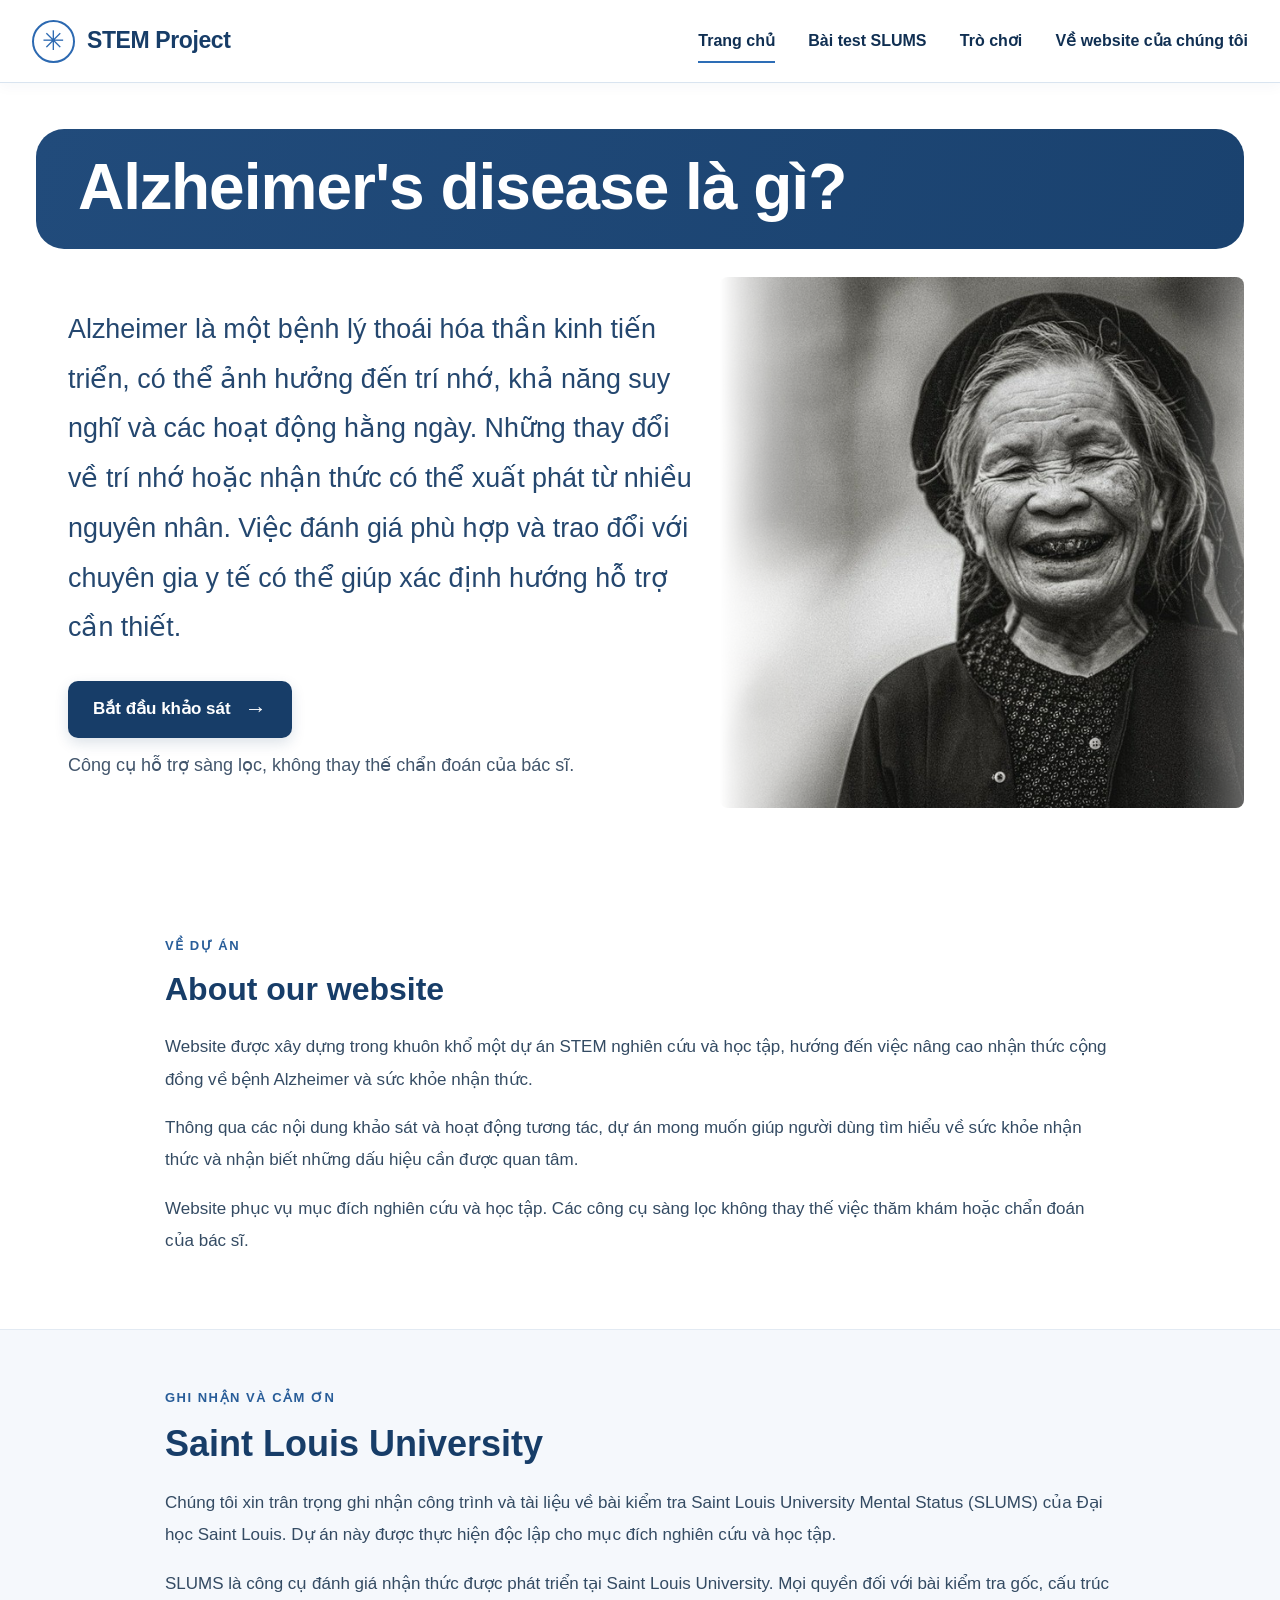
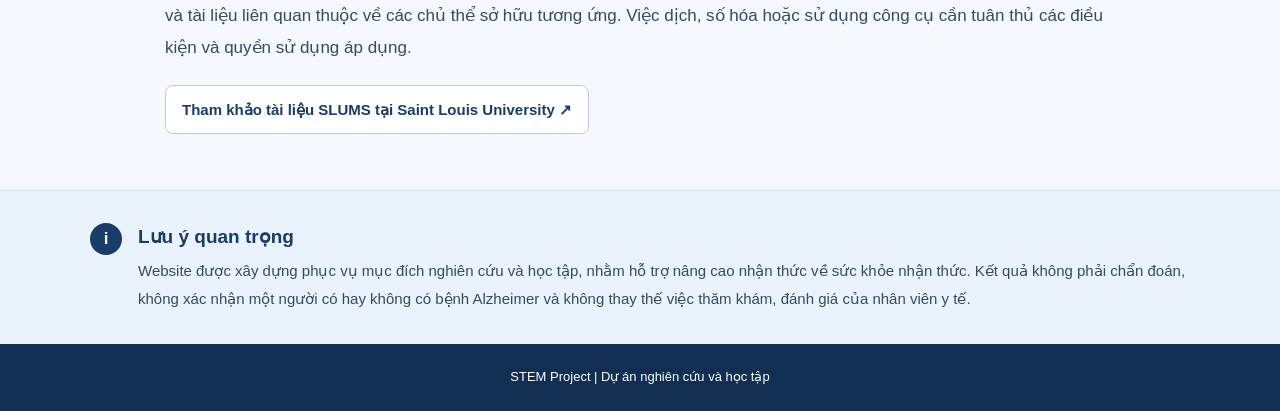
<file: index.html>
<!DOCTYPE html>
<html lang="vi">

<head>
    <meta charset="UTF-8">
    <meta name="viewport" content="width=device-width, initial-scale=1.0">
    <meta name="theme-color" content="#173D68">
    <title>STEM Project | Alzheimer</title>
    <link rel="stylesheet" href="home.css">
</head>

<body>
    <header class="site-header">
        <div class="nav-container">
            <a class="brand" href="index.html" aria-label="STEM Project - Trang chủ">
                <span class="brand-icon" aria-hidden="true">✳</span>
                <span class="brand-name">STEM Project</span>
            </a>

            <button class="menu-toggle" id="menuToggle" type="button" aria-expanded="false" aria-controls="mainNav">
                <span class="menu-icon" aria-hidden="true">
                    <span></span><span></span><span></span>
                </span>
                <span>MENU</span>
            </button>

            <nav class="main-nav" id="mainNav" aria-label="Điều hướng chính">
                <a class="nav-link active" href="index.html">Trang chủ</a>
                <a class="nav-link" href="survey.html">Bài test SLUMS</a>
                <a class="nav-link" href="game.html">Trò chơi</a>
                <a class="nav-link" href="#about">Về website của chúng tôi</a>
            </nav>
        </div>
    </header>

    <main>
        <section class="intro-section" aria-labelledby="alzheimer-title">
            <h1 class="title-band" id="alzheimer-title">Alzheimer's disease là gì?</h1>

            <div class="intro-grid">
                <div class="intro">
                    <p>
                        Alzheimer là một bệnh lý thoái hóa thần kinh tiến triển, có thể ảnh hưởng
                        đến trí nhớ, khả năng suy nghĩ và các hoạt động hằng ngày. Những thay đổi
                        về trí nhớ hoặc nhận thức có thể xuất phát từ nhiều nguyên nhân.
                        Việc đánh giá phù hợp và trao đổi với chuyên gia y tế có thể giúp xác định
                        hướng hỗ trợ cần thiết.
                    </p>

                    <a href="survey.html" class="start-btn" id="startsurvey">
                        Bắt đầu khảo sát <span aria-hidden="true">→</span>
                    </a>
                    <p class="button-note">
                        Công cụ hỗ trợ sàng lọc, không thay thế chẩn đoán của bác sĩ.
                    </p>
                </div>

                <div class="intro-image-wrap">
                    <img class="intro-image" src="nguoi-gia-old-man.jpg">
                </div>
            </div>
        </section>

        <section class="about-section" id="about">
            <div class="section-inner">
                <p class="eyebrow">VỀ DỰ ÁN</p>

                <h2>About our website</h2>

                <p>
                    Website được xây dựng trong khuôn khổ một dự án STEM nghiên cứu
                    và học tập, hướng đến việc nâng cao nhận thức cộng đồng về bệnh
                    Alzheimer và sức khỏe nhận thức.
                </p>

                <p>
                    Thông qua các nội dung khảo sát và hoạt động tương tác, dự án
                    mong muốn giúp người dùng tìm hiểu về sức khỏe nhận thức và
                    nhận biết những dấu hiệu cần được quan tâm.
                </p>

                <p>
                    Website phục vụ mục đích nghiên cứu và học tập. Các công cụ
                    sàng lọc không thay thế việc thăm khám hoặc chẩn đoán của bác sĩ.
                </p>
            </div>
        </section>

        <section class="acknowledgment-section">
            <div class="section-inner">
                <p class="eyebrow">GHI NHẬN VÀ CẢM ƠN</p>
                <h2>Saint Louis University</h2>
                <p>
                    Chúng tôi xin trân trọng ghi nhận công trình và tài liệu về bài kiểm tra
                    Saint Louis University Mental Status (SLUMS) của Đại học Saint Louis.
                    Dự án này được thực hiện độc lập cho mục đích nghiên cứu và học tập.
                </p>
                <p>
                    SLUMS là công cụ đánh giá nhận thức được phát triển tại Saint Louis University.
                    Mọi quyền đối với bài kiểm tra gốc, cấu trúc và tài liệu liên quan thuộc về
                    các chủ thể sở hữu tương ứng. Việc dịch, số hóa hoặc sử dụng công cụ cần tuân
                    thủ các điều kiện và quyền sử dụng áp dụng.
                </p>
                <a class="source-link"
                    href="https://www.slu.edu/medicine/internal-medicine/geriatric-medicine/aging-successfully/mental-status-exam.php"
                    target="_blank" rel="noopener noreferrer">
                    Tham khảo tài liệu SLUMS tại Saint Louis University ↗
                </a>
            </div>
        </section>

        <section class="disclaimer-section">
            <div class="disclaimer-inner">
                <span class="disclaimer-mark" aria-hidden="true">i</span>
                <div>
                    <h2>Lưu ý quan trọng</h2>
                    <p>
                        Website được xây dựng phục vụ mục đích nghiên cứu và học tập, nhằm hỗ trợ
                        nâng cao nhận thức về sức khỏe nhận thức. Kết quả không phải chẩn đoán,
                        không xác nhận một người có hay không có bệnh Alzheimer và không thay thế
                        việc thăm khám, đánh giá của nhân viên y tế.
                    </p>
                </div>
            </div>
        </section>
    </main>

    <footer class="site-footer">
        <p>STEM Project | Dự án nghiên cứu và học tập</p>
    </footer>

    <script>
        const menuToggle = document.getElementById("menuToggle");
        const mainNav = document.getElementById("mainNav");

        menuToggle.addEventListener("click", () => {
            const isOpen = menuToggle.getAttribute("aria-expanded") === "true";
            menuToggle.setAttribute("aria-expanded", String(!isOpen));
            mainNav.classList.toggle("active", !isOpen);
        });

        // Đóng menu sau khi chọn mục trên điện thoại.
        mainNav.querySelectorAll("a").forEach((link) => {
            link.addEventListener("click", () => {
                menuToggle.setAttribute("aria-expanded", "false");
                mainNav.classList.remove("active");
            });
        });

        // Nếu cửa sổ được phóng rộng lại, đặt menu về trạng thái mặc định.
        window.addEventListener("resize", () => {
            if (window.innerWidth > 768) {
                menuToggle.setAttribute("aria-expanded", "false");
                mainNav.classList.remove("active");
            }
        });
    </script>
</body>

</html>
</file>
<file: home.css>
.home-card p a {
    display: inline;
    line-height: inherit;
}

* {
    margin: 0;
    padding: 0;
    box-sizing: border-box;
}

:root {
    --navy: #173D68;
    --navy-dark: #102F52;
    --blue: #285D99;
    --pale-blue: #EAF3FC;
    --text: #24476F;
    --muted: #43566C;
    --border: #D9E4F0;
    --white: #FFFFFF;
}

html {
    scroll-behavior: smooth;
    scroll-padding-top: 90px;
}

body {
    min-height: 100vh;
    font-family: "Segoe UI", Arial, sans-serif;
    font-size: 17px;
    line-height: 1.8;
    color: var(--text);
    background: #FFFFFF;
    -webkit-text-size-adjust: 100%;
}

a {
    color: inherit;
}

.site-header {
    position: sticky;
    top: 0;
    z-index: 1000;
    background: rgba(255, 255, 255, 0.97);
    border-bottom: 1px solid var(--border);
    box-shadow: 0 3px 14px rgba(23, 61, 104, 0.04);
}

.nav-container {
    max-width: 1320px;
    min-height: 82px;
    margin: 0 auto;
    padding: 12px 32px;
    display: flex;
    align-items: center;
    justify-content: space-between;
    gap: 25px;
}

.brand {
    display: inline-flex;
    align-items: center;
    gap: 12px;
    flex-shrink: 0;
    text-decoration: none;
    color: var(--navy);
}

.brand-icon {
    width: 43px;
    height: 43px;
    display: grid;
    place-items: center;
    border: 2px solid #2C69B1;
    border-radius: 50%;
    color: #2C69B1;
    font-size: 27px;
    line-height: 1;
}

.brand-name {
    font-size: 23px;
    font-weight: 750;
    letter-spacing: -0.4px;
}

.main-nav {
    display: flex;
    align-items: center;
    justify-content: center;
    gap: clamp(16px, 2.6vw, 38px);
}

.nav-link {
    position: relative;
    display: inline-flex;
    align-items: center;
    min-height: 44px;
    color: var(--navy-dark);
    font-size: 16px;
    font-weight: 600;
    text-decoration: none;
    white-space: nowrap;
}

.nav-link::after {
    content: "";
    position: absolute;
    bottom: 0;
    left: 0;
    width: 0;
    height: 2px;
    background: #2D6DB6;
    transition: width 0.2s ease;
}

.nav-link:hover::after,
.nav-link.active::after {
    width: 100%;
}

.menu-toggle {
    display: none;
    align-items: center;
    justify-content: center;
    gap: 10px;
    min-height: 46px;
    padding: 8px 15px;
    border: 1px solid #AFC5E0;
    border-radius: 28px;
    background: #FFFFFF;
    color: var(--navy);
    font-size: 15px;
    font-weight: 700;
    cursor: pointer;
}

.menu-icon {
    width: 20px;
    display: flex;
    flex-direction: column;
    gap: 5px;
}

.menu-icon span {
    display: block;
    width: 20px;
    height: 2px;
    border-radius: 2px;
    background: var(--navy);
    transition: transform 0.2s ease, opacity 0.2s ease;
}

.menu-toggle[aria-expanded="true"] .menu-icon span:first-child {
    transform: translateY(7px) rotate(45deg);
}

.menu-toggle[aria-expanded="true"] .menu-icon span:nth-child(2) {
    opacity: 0;
}

.menu-toggle[aria-expanded="true"] .menu-icon span:last-child {
    transform: translateY(-7px) rotate(-45deg);
}

/* Thanh tiêu đề độc lập, trải dài gần hết chiều ngang */
.intro-section {
    max-width: 1440px;
    margin: 0 auto;
    padding: 46px 36px 70px;
}

.title-band {
    width: 100%;
    margin: 0 auto 28px;
    padding: 18px 42px 22px;
    border-radius: 28px;
    background: linear-gradient(110deg, #214B7B, #1A426F);
    color: #FFFFFF;
    font-size: clamp(34px, 5vw, 66px);
    font-weight: 750;
    line-height: 1.25;
    letter-spacing: -1px;
    overflow-wrap: anywhere;
}

/* Nội dung và ảnh nằm dưới thanh tiêu đề */
.intro-grid {
    display: grid;
    grid-template-columns: minmax(0, 1.2fr) minmax(0, 0.95fr);
    align-items: center;
    gap: 22px;
}

.intro {
    position: relative;
    z-index: 2;
    padding: 28px 0 28px 32px;
}

.intro>p:first-child {
    max-width: 760px;
    color: var(--text);
    font-size: clamp(19px, 2.1vw, 27px);
    line-height: 1.85;
}

.start-btn {
    display: inline-flex;
    align-items: center;
    justify-content: center;
    gap: 14px;
    min-height: 54px;
    margin-top: 28px;
    padding: 13px 25px;
    border-radius: 10px;
    background: var(--navy);
    color: #FFFFFF;
    font-size: 17px;
    font-weight: 700;
    text-decoration: none;
    box-shadow: 0 5px 14px rgba(23, 61, 104, 0.15);
    transition: background 0.2s ease, transform 0.2s ease;
}

.start-btn span {
    font-size: 22px;
    line-height: 1;
}

.start-btn:hover {
    background: #285B91;
    transform: translateY(-2px);
}

.start-btn:focus-visible,
.nav-link:focus-visible,
.menu-toggle:focus-visible,
.source-link:focus-visible {
    outline: 3px solid #77A9E4;
    outline-offset: 4px;
}

.button-note {
    margin-top: 12px;
    color: var(--muted);
    font-size: 18px;
    line-height: 1.7;
}

/* Ảnh fade mềm ở rìa, không làm mờ khuôn mặt */
.intro-image-wrap {
    position: relative;
    min-width: 0;
    align-self: stretch;
    min-height: 400px;
    display: flex;
    align-items: center;
    overflow: hidden;
    -webkit-mask-image: linear-gradient(to right,
            transparent 0%,
            rgba(0, 0, 0, 0.35) 9%,
            #000 25%,
            #000 88%,
            rgba(0, 0, 0, 0.65) 100%);
    mask-image: linear-gradient(to right,
            transparent 0%,
            rgba(0, 0, 0, 0.35) 9%,
            #000 25%,
            #000 88%,
            rgba(0, 0, 0, 0.65) 100%);
}

.intro-image {
    display: block;
    width: 100%;
    height: 100%;
    min-height: 400px;
    max-height: 590px;
    object-fit: cover;
    object-position: center 35%;
    border-radius: 8px;
}

.acknowledgment-section {
    padding: 56px 28px;
    background: #F5F8FC;
    border-top: 1px solid #E2EAF3;
}

.section-inner {
    max-width: 950px;
    margin: 0 auto;
}

.eyebrow {
    margin-bottom: 9px;
    color: var(--blue);
    font-size: 13px;
    font-weight: 800;
    letter-spacing: 1.5px;
}

.section-inner h2 {
    margin-bottom: 18px;
    color: var(--navy);
    font-size: clamp(27px, 3vw, 36px);
    line-height: 1.4;
}

.section-inner p:not(.eyebrow) {
    margin-bottom: 16px;
    color: #344B63;
    font-size: 17px;
    line-height: 1.9;
}

.source-link {
    display: inline-flex;
    align-items: center;
    min-height: 46px;
    margin-top: 5px;
    padding: 10px 16px;
    border: 1px solid #B7CBE2;
    border-radius: 8px;
    color: var(--navy);
    font-size: 15px;
    font-weight: 700;
    text-decoration: none;
    background: #FFFFFF;
}

.source-link:hover {
    background: var(--pale-blue);
}

/* Disclaimer */
.disclaimer-section {
    padding: 32px 28px;
    background: #EAF2FC;
    border-top: 1px solid #D6E3F2;
}

.disclaimer-inner {
    max-width: 1100px;
    margin: 0 auto;
    display: flex;
    align-items: flex-start;
    gap: 16px;
}

.disclaimer-mark {
    flex: 0 0 32px;
    width: 32px;
    height: 32px;
    display: grid;
    place-items: center;
    border-radius: 50%;
    background: var(--navy);
    color: #FFFFFF;
    font-weight: 800;
}

.disclaimer-inner h2 {
    margin-bottom: 5px;
    color: var(--navy);
    font-size: 19px;
    line-height: 1.5;
}

.disclaimer-inner p {
    color: #344B63;
    font-size: 15px;
    line-height: 1.85;
}

.site-footer {
    padding: 22px 20px;
    background: var(--navy-dark);
    color: #FFFFFF;
    text-align: center;
}

.site-footer p {
    font-size: 13px;
    line-height: 1.7;
}

/* Tablet */
@media (max-width: 1000px) {
    .nav-container {
        padding-left: 22px;
        padding-right: 22px;
        gap: 16px;
    }

    .brand-name {
        font-size: 20px;
    }

    .main-nav {
        gap: 16px;
    }

    .nav-link {
        font-size: 14px;
    }

    .intro-section {
        padding-left: 24px;
        padding-right: 24px;
    }

    .title-band {
        padding-left: 30px;
        padding-right: 30px;
    }

    .intro {
        padding-left: 10px;
    }
}

/* Mobile: menu thu gọn có chữ MENU */
@media (max-width: 768px) {
    html {
        scroll-padding-top: 75px;
    }

    .nav-container {
        min-height: 70px;
        padding: 10px 16px;
        flex-wrap: wrap;
        gap: 10px;
    }

    .brand {
        gap: 9px;
    }

    .brand-icon {
        width: 36px;
        height: 36px;
        font-size: 22px;
    }

    .brand-name {
        font-size: 18px;
    }

    .menu-toggle {
        display: inline-flex;
        margin-left: auto;
        min-height: 44px;
        padding: 8px 12px;
        font-size: 13px;
    }

    .main-nav {
        display: none;
        flex-basis: 100%;
        width: 100%;
        flex-direction: column;
        align-items: stretch;
        gap: 3px;
        padding: 12px 0 5px;
        border-top: 1px solid var(--border);
    }

    .main-nav.active {
        display: flex;
    }

    .nav-link {
        min-height: 46px;
        padding: 9px 12px;
        border-radius: 7px;
        font-size: 16px;
    }

    .nav-link:hover {
        background: var(--pale-blue);
    }

    .nav-link::after {
        display: none;
    }

    .intro-section {
        padding: 27px 17px 43px;
    }

    .title-band {
        margin-bottom: 19px;
        padding: 16px 18px 18px;
        border-radius: 17px;
        font-size: clamp(28px, 7.2vw, 42px);
        line-height: 1.3;
        letter-spacing: -0.5px;
    }

    .intro-grid {
        grid-template-columns: 1fr;
        gap: 8px;
    }

    .intro {
        padding: 10px 3px 8px;
    }

    .intro>p:first-child {
        font-size: 18px;
        line-height: 1.9;
    }

    .start-btn {
        width: 100%;
        min-height: 52px;
        margin-top: 22px;
        font-size: 16px;
    }

    .button-note {
        font-size: 13px;
    }

    .intro-image-wrap {
        min-height: 280px;
        max-height: 390px;
        margin-top: 8px;
        border-radius: 12px;
        -webkit-mask-image: linear-gradient(to bottom,
                transparent 0%,
                rgba(0, 0, 0, 0.45) 7%,
                #000 20%,
                #000 85%,
                rgba(0, 0, 0, 0.65) 100%);
        mask-image: linear-gradient(to bottom,
                transparent 0%,
                rgba(0, 0, 0, 0.45) 7%,
                #000 20%,
                #000 85%,
                rgba(0, 0, 0, 0.65) 100%);
    }

    .intro-image {
        min-height: 280px;
        max-height: 390px;
        object-position: center 30%;
    }

    .acknowledgment-section {
        padding: 42px 20px;
    }

    .section-inner h2 {
        font-size: 28px;
    }

    .section-inner p:not(.eyebrow) {
        font-size: 16px;
        line-height: 1.9;
    }

    .source-link {
        width: 100%;
        justify-content: center;
        text-align: center;
        font-size: 14px;
    }

    .disclaimer-section {
        padding: 26px 19px;
    }

    .disclaimer-inner {
        gap: 12px;
    }

    .disclaimer-inner h2 {
        font-size: 17px;
    }

    .disclaimer-inner p {
        font-size: 14px;
        line-height: 1.9;
    }
}

@media (max-width: 360px) {
    .nav-container {
        padding-left: 11px;
        padding-right: 11px;
    }

    .brand-name {
        font-size: 16px;
    }

    .menu-toggle {
        gap: 7px;
        padding: 8px 9px;
    }

    .title-band {
        font-size: 27px;
    }

    .intro>p:first-child {
        font-size: 17px;
    }
}

@media (prefers-reduced-motion: reduce) {

    *,
    *::before,
    *::after {
        scroll-behavior: auto !important;
        transition-duration: 0.01ms !important;
    }
}

/* ABOUT OUR WEBSITE */
.about-section {
    padding: 56px 28px;
    background: #FFFFFF;
    scroll-margin-top: 100px;
}

.about-section .section-inner {
    max-width: 950px;
    margin: 0 auto;
}

.about-section h2 {
    color: #173D68;
    font-size: 32px;
    margin-bottom: 20px;
}

.about-section p:not(.eyebrow) {
    color: #344B63;
    font-size: 17px;
    line-height: 1.9;
    margin-bottom: 16px;
    text-align: left;
}

@media (max-width: 768px) {
    .about-section {
        padding: 36px 20px;
        scroll-margin-top: 80px;
    }

    .about-section h2 {
        font-size: 27px;
    }

    .about-section p:not(.eyebrow) {
        font-size: 16px;
    }
}
</file>
